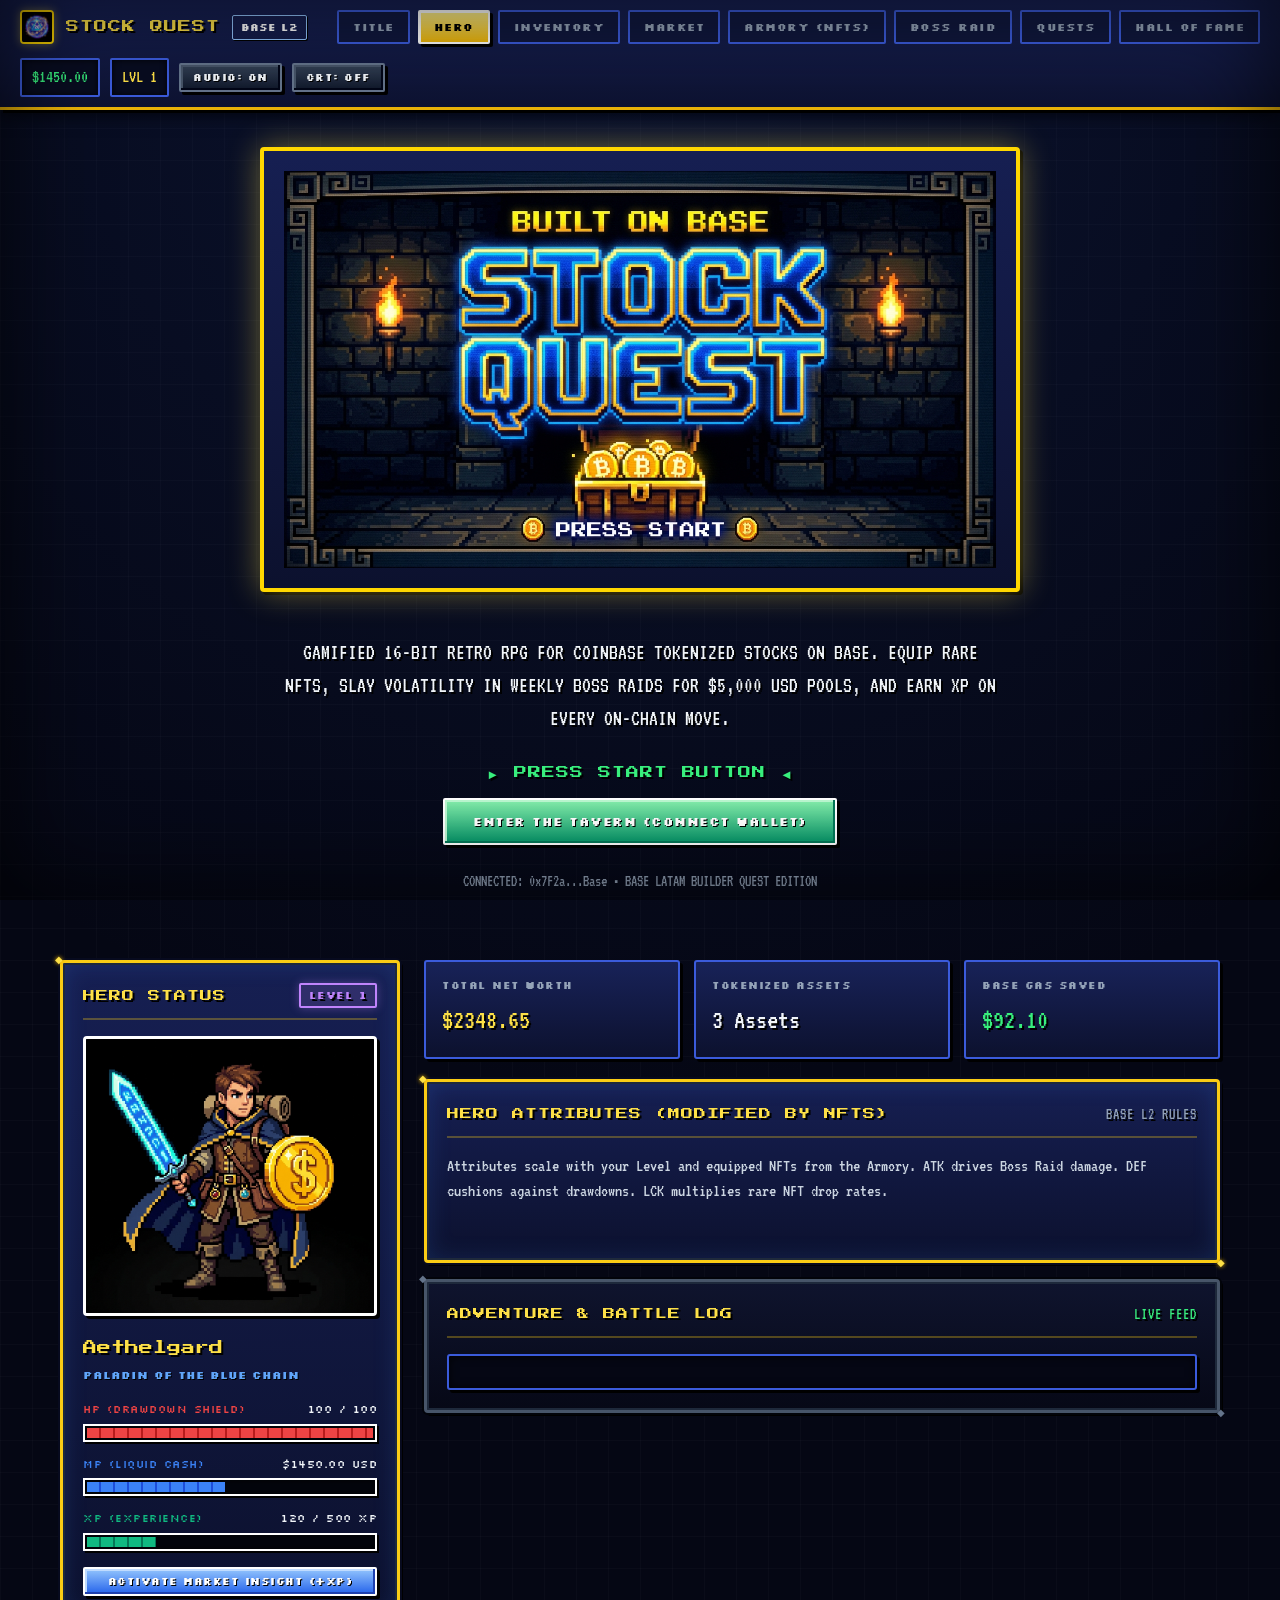
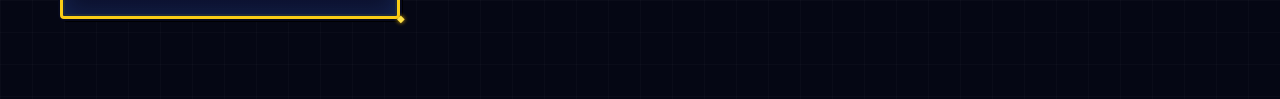
<file: index.html>
<!DOCTYPE html>
<html lang="en">
<head>
  <meta charset="UTF-8">
  <meta name="viewport" content="width=device-width, initial-scale=1.0">
  <title>Stock Quest - 16-Bit Retro RPG Trading on Base</title>
  <meta name="description" content="Gamified 16-bit Retro RPG Trading Dashboard for Coinbase Tokenized Stocks on Base Network. Equip NFT gear, raid weekly market bosses for $5,000 USD prizes, and track on-chain equities.">
  <link rel="stylesheet" href="css/tokens.css">
  <link rel="stylesheet" href="css/components.css">
  <link rel="stylesheet" href="css/screens.css">
</head>
<body>

  <!-- Retro Vignette & CRT (Disabled by default for comfort) -->
  <div class="scanlines"></div>
  <div class="vignette"></div>

  <!-- Toast Notification Container -->
  <div id="toast-container"></div>

  <!-- Persistent Top Navigation Bar -->
  <header class="top-nav">
    <div class="nav-brand">
      <img src="assets/d20.jpg" alt="Stock Quest Rune" class="nav-logo-icon">
      <span class="nav-title">STOCK QUEST</span>
      <span class="nav-network-tag">BASE L2</span>
    </div>

    <nav class="nav-links">
      <button class="nav-btn" data-screen="title">TITLE</button>
      <button class="nav-btn active" data-screen="character">HERO</button>
      <button class="nav-btn" data-screen="inventory">INVENTORY</button>
      <button class="nav-btn" data-screen="market">MARKET</button>
      <button class="nav-btn" data-screen="armory">ARMORY (NFTS)</button>
      <button class="nav-btn" data-screen="bossraid">BOSS RAID</button>
      <button class="nav-btn" data-screen="quests">QUESTS</button>
      <button class="nav-btn" data-screen="leaderboard">HALL OF FAME</button>
    </nav>

    <div class="nav-wallet-box">
      <span class="wallet-badge" id="nav-cash-val">$1,450.00</span>
      <span class="wallet-badge" id="nav-lvl-val" style="color:var(--text-gold);">LVL 1</span>
      <button class="pixel-btn sm btn-dark" id="toggle-sound">AUDIO: ON</button>
      <button class="pixel-btn sm btn-dark" id="toggle-crt">CRT: OFF</button>
    </div>
  </header>

  <main>
    <!-- ================= SCREEN 1: TITLE SCREEN ================= -->
    <section id="screen-title" class="screen">
      <div class="title-card-hero rpg-frame">
        <img src="assets/title.jpg" alt="Stock Quest 16-bit Banner" class="title-banner-img">
      </div>

      <p class="title-tagline">
        GAMIFIED 16-BIT RETRO RPG FOR COINBASE TOKENIZED STOCKS ON BASE.
        EQUIP RARE NFTS, SLAY VOLATILITY IN WEEKLY BOSS RAIDS FOR $5,000 USD POOLS, AND EARN XP ON EVERY ON-CHAIN MOVE.
      </p>

      <div class="title-action-box">
        <div class="press-start-anim">► PRESS START BUTTON ◄</div>
        <button id="btn-press-start" class="pixel-btn btn-green" style="font-size:12px; padding: 14px 28px;">
          ENTER THE TAVERN (CONNECT WALLET)
        </button>
        <div style="font-size:16px; font-family:var(--font-dialogue); color:var(--text-dim); margin-top:8px;">
          CONNECTED: 0x7F2a...Base • BASE LATAM BUILDER QUEST EDITION
        </div>
      </div>
    </section>

    <!-- ================= SCREEN 2: HERO CHARACTER SHEET (HUB) ================= -->
    <section id="screen-character" class="screen active">
      <div class="char-layout">
        
        <!-- Left Column: Hero Sprite & Meters -->
        <div class="rpg-frame">
          <div class="rpg-header">
            <span>HERO STATUS</span>
            <span class="badge-rarity epic" id="char-level-badge">LEVEL 1</span>
          </div>

          <img src="assets/hero.jpg" alt="Hero Adventurer Sprite" class="char-hero-portrait">

          <div class="char-name-title" id="char-name">Aethelgard</div>
          <div class="char-class-tag" id="char-class">Paladin of the Blue Chain</div>

          <!-- Meters -->
          <div class="meter-container meter-hp">
            <div class="meter-label">
              <span style="color:#ef4444;">HP (DRAWDOWN SHIELD)</span>
              <span id="char-hp-text">100 / 100</span>
            </div>
            <div class="meter-track">
              <div class="meter-fill" id="char-hp-fill" style="width: 100%;"></div>
            </div>
          </div>

          <div class="meter-container meter-mp">
            <div class="meter-label">
              <span style="color:#3b82f6;">MP (LIQUID CASH)</span>
              <span id="char-mp-text">$1,450.00 USD</span>
            </div>
            <div class="meter-track">
              <div class="meter-fill" id="char-mp-fill" style="width: 50%;"></div>
            </div>
          </div>

          <div class="meter-container meter-xp">
            <div class="meter-label">
              <span style="color:#10b981;">XP (EXPERIENCE)</span>
              <span id="char-xp-text">120 / 500 XP</span>
            </div>
            <div class="meter-track">
              <div class="meter-fill" id="char-xp-fill" style="width: 24%;"></div>
            </div>
          </div>

          <div style="margin-top:16px;">
            <button class="pixel-btn btn-blue sm" id="btn-roll-solo-dice" style="width:100%;">
              ACTIVATE MARKET INSIGHT (+XP)
            </button>
          </div>
        </div>

        <!-- Right Column: Hero Attributes & Overview -->
        <div>
          <!-- Financial Overview Cards -->
          <div class="overview-grid">
            <div class="overview-stat-card">
              <div class="overview-stat-label">TOTAL NET WORTH</div>
              <div class="overview-stat-val" id="overview-networth" style="color:var(--text-gold);">$2,125.75</div>
            </div>
            <div class="overview-stat-card">
              <div class="overview-stat-label">TOKENIZED ASSETS</div>
              <div class="overview-stat-val" id="overview-holdings-count">3 Assets</div>
            </div>
            <div class="overview-stat-card">
              <div class="overview-stat-label">BASE GAS SAVED</div>
              <div class="overview-stat-val" id="overview-gas-saved" style="color:var(--text-cyan);">$92.10</div>
            </div>
          </div>

          <!-- Hero Attributes -->
          <div class="rpg-frame">
            <div class="rpg-header">
              <span>HERO ATTRIBUTES (MODIFIED BY NFTS)</span>
              <span style="font-size:16px; font-family:var(--font-dialogue); color:var(--text-dim);">BASE L2 RULES</span>
            </div>
            <p style="font-family:var(--font-dialogue); font-size:18px; color:#cbd5e1; margin-bottom:12px; line-height:1.4;">
              Attributes scale with your Level and equipped NFTs from the Armory. ATK drives Boss Raid damage. DEF cushions against drawdowns. LCK multiplies rare NFT drop rates.
            </p>
            <div class="dnd-stats-grid" id="dnd-stats-container">
              <!-- Dynamically populated by JS -->
            </div>
          </div>

          <!-- Adventure & Battle Log -->
          <div class="rpg-frame dark" style="margin-top:16px;">
            <div class="rpg-header">
              <span>ADVENTURE & BATTLE LOG</span>
              <span style="font-size:16px; font-family:var(--font-dialogue); color:var(--text-cyan);">LIVE FEED</span>
            </div>
            <div class="combat-log-container" id="combat-log-content">
              <!-- Dynamically populated by JS -->
            </div>
          </div>

        </div>

      </div>
    </section>

    <!-- ================= SCREEN 3: INVENTORY (ON-CHAIN TRACKING) ================= -->
    <section id="screen-inventory" class="screen">
      <div class="rpg-frame" style="margin-bottom:20px;">
        <div class="rpg-header">
          <span>ON-CHAIN STOCKS & EQUIPMENT INVENTORY</span>
          <span style="font-size:16px; font-family:var(--font-dialogue); color:var(--text-gold);">COINBASE ASSETS ON BASE</span>
        </div>
        <p style="font-family:var(--font-dialogue); font-size:20px; color:#cbd5e1; line-height:1.4; margin-bottom:12px;">
          Your tokenized equities on Base Network with institutional-grade tracking: direct BaseScan links, gas fee savings, real-time 24h volume, and sector allocation breakdown.
        </p>
        <div id="inventory-gas-banner" style="background:#070a1a; padding:12px 16px; border:1px solid #3b5bdb; border-radius:4px; font-family:var(--font-dialogue); font-size:19px;"></div>
      </div>

      <!-- Sector Allocation Bars -->
      <div class="rpg-frame dark" style="margin-bottom:20px;">
        <div class="rpg-header" style="font-size:10px; margin-bottom:12px;">
          <span>PORTFOLIO SECTOR ALLOCATION</span>
          <span style="font-size:16px; font-family:var(--font-dialogue); color:var(--text-cyan);">DIVERSIFICATION METER</span>
        </div>
        <div id="inventory-sector-bar"></div>
      </div>

      <div class="stock-grid" id="inventory-grid">
        <!-- Dynamically populated by JS -->
      </div>
    </section>

    <!-- ================= SCREEN 4: MARKET / ITEM SHOP ================= -->
    <section id="screen-market" class="screen">
      <div class="shop-layout">
        
        <!-- Shopkeeper NPC Panel -->
        <div class="rpg-frame">
          <div class="rpg-header">
            <span>TAVERN MERCHANT</span>
          </div>
          <img src="assets/shopkeeper.jpg" alt="Shopkeeper NPC Sprite" class="shopkeeper-img">
          
          <div class="npc-dialog-box">
            <div class="npc-dialog-title">Master Barnaby says:</div>
            <div class="npc-dialog-text">
              "Welcome, adventurer! Browse my finest Coinbase Tokenized Stocks on Base. Every trade gives you a chance to trigger rare NFT loot chest drops, scaled by your Luck stat!"
              <span class="blinking-cursor"></span>
            </div>
          </div>

          <div style="font-family:var(--font-dialogue); font-size:18px; color:var(--text-dim); line-height:1.4;">
            • Instant settlement on Base L2<br>
            • Backed 1:1 by real stock shares<br>
            • High LCK unlocks Mythic NFT loot drops
          </div>
        </div>

        <!-- Catalog & Stocks Grid -->
        <div>
          <div class="shop-filter-tabs">
            <button class="pixel-btn sm btn-dark market-tab active" data-filter="all">ALL STOCKS</button>
            <button class="pixel-btn sm btn-dark market-tab" data-filter="tech">MEGA TECH</button>
            <button class="pixel-btn sm btn-dark market-tab" data-filter="finance">FINANCE & CRYPTO</button>
            <button class="pixel-btn sm btn-dark market-tab" data-filter="index">INDEX ETF</button>
          </div>

          <div class="stock-grid" id="market-grid">
            <!-- Dynamically populated by JS -->
          </div>
        </div>

      </div>
    </section>

    <!-- ================= SCREEN 7: ARMORY & NFTS ================= -->
    <section id="screen-armory" class="screen">
      <div class="rpg-frame" style="margin-bottom:20px;">
        <div class="rpg-header">
          <span>THE BASE ARMORY (EQUIPPABLE NFTS)</span>
          <span style="font-size:16px; font-family:var(--font-dialogue); color:var(--text-gold);">ERC-721 RELICS</span>
        </div>
        <p style="font-family:var(--font-dialogue); font-size:20px; color:#cbd5e1; line-height:1.4;">
          Equip rare, epic, and mythic NFT items to supercharge your hero attributes. Equipped items increase your Boss Raid damage, reduce Base trading fees, and boost critical strike chances.
        </p>
      </div>

      <!-- 4 Active Equipment Slots -->
      <div style="margin-bottom:24px;">
        <div class="rpg-header" style="font-size:11px; margin-bottom:12px;">
          <span>ACTIVE EQUIPMENT SLOTS</span>
          <span style="font-size:16px; font-family:var(--font-dialogue); color:var(--text-cyan);">LIVE STAT BOOSTERS</span>
        </div>
        <div style="display:grid; grid-template-columns:repeat(auto-fit, minmax(220px, 1fr)); gap:16px;" id="armory-slots-grid">
          <!-- Dynamically populated by JS -->
        </div>
      </div>

      <!-- NFT Vault (Owned items) -->
      <div>
        <div class="rpg-header" style="font-size:11px; margin-bottom:12px;">
          <span>YOUR NFT VAULT (LOOT COLLECTION)</span>
          <span style="font-size:16px; font-family:var(--font-dialogue); color:var(--text-dim);">DROP CHANCES DEPEND ON LUCK</span>
        </div>
        <div style="display:grid; grid-template-columns:repeat(auto-fill, minmax(280px, 1fr)); gap:18px;" id="armory-vault-grid">
          <!-- Dynamically populated by JS -->
        </div>
      </div>
    </section>

    <!-- ================= SCREEN 8: BOSS RAID ================= -->
    <section id="screen-bossraid" class="screen">
      <div class="rpg-frame" style="margin-bottom:20px;">
        <div class="rpg-header">
          <span>WEEKLY MARKET BOSS RAID</span>
          <span style="font-size:16px; font-family:var(--font-dialogue); color:var(--text-danger);">$5,000 USD PRIZE POOL</span>
        </div>
        <p style="font-family:var(--font-dialogue); font-size:20px; color:#cbd5e1; line-height:1.4;">
          Unite with all Base adventurers to defeat the Volatility Dragon! Strike the dragon using your hero's ATK stat and on-chain trading volume to claim your proportional share of the $5,000 USD Prize Pool.
        </p>
      </div>

      <!-- Boss Arena Banner & Stats -->
      <div class="shop-layout">
        <div class="rpg-frame" style="border-color:#ef4444; text-align:center;">
          <div class="rpg-header" style="color:var(--text-danger);">
            <span>SCOURGE OF THE BEAR</span>
          </div>
          <img src="assets/boss.jpg" alt="The Volatility Dragon" style="width:100%; height:280px; object-fit:cover; border:2px solid #ef4444; border-radius:4px; margin-bottom:14px;">
          
          <div style="font-family:var(--font-title); font-size:14px; color:var(--text-danger); margin-bottom:6px;">
            THE VOLATILITY DRAGON
          </div>
          <div style="font-family:var(--font-dialogue); font-size:18px; color:var(--text-gold); margin-bottom:14px;">
            Prize Pool: $5,000.00 USD on Base
          </div>

          <!-- Boss HP Bar -->
          <div class="meter-container meter-hp">
            <div class="meter-label">
              <span style="color:#ef4444;">BOSS HEALTH</span>
              <span id="boss-hp-text">68,450 / 100,000 HP</span>
            </div>
            <div class="meter-track">
              <div class="meter-fill" id="boss-hp-fill" style="width: 68%;"></div>
            </div>
          </div>

          <button id="btn-attack-boss" class="pixel-btn btn-danger" style="width:100%; margin-top:10px; font-size:11px; padding:12px;">
            ATTACK WITH HERO ATK & VOLUME!
          </button>
        </div>

        <!-- My Raid Contribution & Top Raiders -->
        <div>
          <div class="overview-grid" style="margin-bottom:16px;">
            <div class="overview-stat-card">
              <div class="overview-stat-label">YOUR TOTAL RAID DAMAGE</div>
              <div class="overview-stat-val" id="raid-my-damage" style="color:var(--text-danger);">1,420 DMG</div>
            </div>
            <div class="overview-stat-card">
              <div class="overview-stat-label">ESTIMATED PRIZE SHARE</div>
              <div class="overview-stat-val" id="raid-my-share" style="color:var(--text-gold);">$142.50 USD</div>
            </div>
          </div>

          <div class="rpg-frame dark">
            <div class="rpg-header" style="font-size:10px;">
              <span>TOP BASE RAIDERS LEADERBOARD</span>
              <span style="font-size:16px; font-family:var(--font-dialogue); color:var(--text-cyan);">LIVE POOL SHARES</span>
            </div>
            <table class="arcade-table">
              <thead>
                <tr>
                  <th>RANK</th>
                  <th>RAIDER</th>
                  <th>TOTAL DMG</th>
                  <th>POOL SHARE</th>
                  <th style="text-align:right;">EST. USDC</th>
                </tr>
              </thead>
              <tbody id="boss-raiders-tbody">
                <!-- Dynamically populated by JS -->
              </tbody>
            </table>
          </div>
        </div>

      </div>
    </section>

    <!-- ================= SCREEN 5: QUEST BOARD ================= -->
    <section id="screen-quests" class="screen">
      <div class="rpg-frame" style="margin-bottom:20px;">
        <div class="rpg-header">
          <span>BASE BUILDER QUEST BOARD</span>
          <span style="font-size:16px; font-family:var(--font-dialogue); color:var(--text-cyan);">ACTIVE BOUNTIES</span>
        </div>
        <p style="font-family:var(--font-dialogue); font-size:20px; color:#cbd5e1; line-height:1.4;">
          Complete tactical trading objectives to earn gold, unlock rare achievements, and level up your hero on Base Network!
        </p>
      </div>

      <div class="quests-grid" id="quests-grid">
        <!-- Dynamically populated by JS -->
      </div>
    </section>

    <!-- ================= SCREEN 6: LEADERBOARD ================= -->
    <section id="screen-leaderboard" class="screen">
      <div class="rpg-frame">
        <div class="rpg-header">
          <span>BASE NETWORK HALL OF FAME</span>
          <span style="font-size:16px; font-family:var(--font-dialogue); color:var(--text-gold);">TOP TRADER ADVENTURERS</span>
        </div>

        <table class="arcade-table">
          <thead>
            <tr>
              <th>RANK</th>
              <th>HERO</th>
              <th>CLASS</th>
              <th>LEVEL</th>
              <th style="text-align:right;">NET WORTH (USD)</th>
              <th style="text-align:right;">WIN RATE</th>
            </tr>
          </thead>
          <tbody id="leaderboard-tbody">
            <!-- Dynamically populated by JS -->
          </tbody>
        </table>
      </div>
    </section>
  </main>

  <!-- ================= ORDER EXECUTION MODAL ================= -->
  <div id="buy-modal" class="modal-backdrop hidden">
    <div class="modal-card rpg-frame glow-gold">
      <div class="rpg-header">
        <span>ACTION RESOLUTION CHECK</span>
        <button id="modal-btn-cancel" class="pixel-btn sm btn-danger">X</button>
      </div>

      <div style="text-align:center; margin: 12px 0;">
        <div class="d20-dice-wrapper" id="modal-d20-dice">
          <img src="assets/d20.jpg" alt="Rune of Fortune" class="d20-dice-img">
        </div>
      </div>

      <div style="background:var(--bg-panel-dark); border:2px solid #3b5bdb; padding:14px; margin-bottom:14px; border-radius:4px; font-family:var(--font-dialogue);">
        <div style="display:flex; justify-content:space-between; margin-bottom:4px; font-size:18px;">
          <span style="color:var(--text-dim);">TARGET ASSET:</span>
          <span id="modal-stock-ticker" style="color:var(--text-gold);">AAPL</span>
        </div>
        <div style="display:flex; justify-content:space-between; margin-bottom:4px; font-size:18px;">
          <span style="color:var(--text-dim);">PRICE PER SHARE:</span>
          <span id="modal-stock-price">$198.50</span>
        </div>
        <div style="display:flex; justify-content:space-between; align-items:center; margin-bottom:4px; font-size:18px;">
          <span style="color:var(--text-dim);">QUANTITY:</span>
          <input type="number" id="buy-shares-qty" value="1.0" min="0.1" step="0.5" style="width:80px; background:#000; color:#fff; border:2px solid #3b5bdb; font-family:var(--font-dialogue); font-size:18px; padding:4px; text-align:center;">
        </div>
        <div style="display:flex; justify-content:space-between; border-top:1px dashed #3b5bdb; padding-top:8px; margin-top:8px; font-size:20px;">
          <span style="color:var(--text-cyan);">ESTIMATED TOTAL:</span>
          <span id="modal-stock-total" style="color:var(--text-cyan); font-weight:bold;">$198.50 USD</span>
        </div>
      </div>

      <div id="modal-roll-result" class="rpg-frame dark" style="display:none; margin-bottom:14px;">
        <div id="modal-roll-text"></div>
      </div>

      <button id="modal-btn-execute" class="pixel-btn btn-green" style="width:100%; font-size:11px; padding:12px;">
        EXECUTE ORDER ON BASE
      </button>
    </div>
  </div>

  <!-- ================= LOOT DROP CHEST MODAL ================= -->
  <div id="loot-modal" class="modal-backdrop hidden">
    <div class="modal-card rpg-frame glow-gold" style="text-align:center; max-width:480px;">
      <div class="rpg-header" style="justify-content:center; color:var(--text-gold);">
        <span>MYTHIC LOOT DROP!</span>
      </div>

      <img src="assets/chest.jpg" alt="Loot Chest" style="width:180px; height:180px; object-fit:contain; margin:10px auto; border-radius:8px;">

      <div id="loot-item-details" style="background:#070a1a; padding:14px; border:2px solid #facc15; border-radius:4px; margin-bottom:16px;">
        <!-- Dynamically populated by JS -->
      </div>

      <button id="btn-close-loot" class="pixel-btn btn-green" style="width:100%; font-size:11px; padding:12px;">
        EQUIP IN ARMORY
      </button>
    </div>
  </div>

  <!-- Scripts -->
  <script src="js/audio.js"></script>
  <script src="js/data.js"></script>
  <script src="js/engine.js"></script>
  <script src="js/app.js"></script>
</body>
</html>
</file>
<file: css/tokens.css>
/* Stock Quest - Authentic 16-Bit JRPG Design System */
@import url('https://fonts.googleapis.com/css2?family=Press+Start+2P&family=Silkscreen:wght@400;700&family=VT323&display=swap');

:root {
  /* SNES / Final Fantasy VI Deep Crystal Palette */
  --bg-deep: #050714;
  --bg-main: #0a0e27;
  --bg-panel: #10163a;
  --bg-panel-gradient: linear-gradient(180deg, #161f52 0%, #0c112e 100%);
  --bg-panel-dark: #080b1e;
  --bg-panel-card: linear-gradient(180deg, #182258 0%, #0e1436 100%);

  /* Royal Gold & Trim */
  --gold-primary: #ffd700;
  --gold-light: #fff275;
  --gold-dark: #b8860b;
  --border-gold-ornate: #eab308;
  --border-snes-blue: #3b5bdb;

  /* Vibrant RPG Palette */
  --text-pure: #ffffff;
  --text-main: #f1f5f9;
  --text-gold: #fde047;
  --text-cyan: #38ef7d;
  --text-blue: #60a5fa;
  --text-danger: #ff4d4d;
  --text-purple: #c084fc;
  --text-dim: #94a3b8;

  /* Rarity Glows */
  --rarity-common: #94a3b8;
  --rarity-rare: #38bdf8;
  --rarity-epic: #c084fc;
  --rarity-legendary: #fbbf24;

  /* Meters */
  --hp-red: #ef4444;
  --mp-blue: #3b82f6;
  --xp-green: #10b981;

  /* Authentic Retro Typography:
     - Titles: Press Start 2P (Big, bold arcade style)
     - Headers & Labels: Silkscreen (Clean geometric pixel art font)
     - Dialogue, Descriptions & Numbers: VT323 (Crisp retro JRPG terminal font, zero blur, large & legible)
  */
  --font-title: 'Press Start 2P', cursive;
  --font-pixel: 'Silkscreen', monospace;
  --font-dialogue: 'VT323', monospace;

  /* Retro Pixel Shadows */
  --pixel-shadow: 3px 3px 0px #000000;
  --gold-glow: 0 0 16px rgba(251, 191, 36, 0.4);
}

* {
  box-sizing: border-box;
  margin: 0;
  padding: 0;
}

body {
  background-color: var(--bg-deep);
  background-image: 
    radial-gradient(circle at 50% 0%, rgba(30, 58, 138, 0.25) 0%, transparent 60%),
    linear-gradient(rgba(255, 255, 255, 0.02) 1px, transparent 1px),
    linear-gradient(90deg, rgba(255, 255, 255, 0.02) 1px, transparent 1px);
  background-size: 100% 100%, 32px 32px, 32px 32px;
  color: var(--text-main);
  font-family: var(--font-pixel);
  font-size: 13px;
  line-height: 1.5;
  min-height: 100vh;
  overflow-x: hidden;
}

/* Subtle Retro Vignette */
.vignette {
  pointer-events: none;
  position: fixed;
  top: 0;
  left: 0;
  width: 100vw;
  height: 100vh;
  z-index: 9998;
  box-shadow: inset 0 0 100px rgba(0, 0, 0, 0.75);
}

.scanlines {
  display: none;
  pointer-events: none;
  position: fixed;
  top: 0;
  left: 0;
  width: 100vw;
  height: 100vh;
  z-index: 9999;
  background: linear-gradient(rgba(18, 16, 16, 0) 50%, rgba(0, 0, 0, 0.25) 50%);
  background-size: 100% 4px;
}
</file>
<file: css/components.css>
/* Stock Quest - Authentic 16-Bit JRPG Visual Components */

/* --- Classic SNES Crystal Dialogue / Menu Frame --- */
.rpg-frame {
  background: var(--bg-panel-gradient);
  border: 3px solid #facc15;
  border-radius: 4px;
  box-shadow: 
    0 0 0 2px #070a1e,
    inset 0 0 0 2px #1e293b,
    inset 0 0 24px rgba(59, 130, 246, 0.2),
    var(--pixel-shadow);
  padding: 20px;
  position: relative;
}

.rpg-frame::before {
  content: '◆';
  position: absolute;
  top: -8px;
  left: -8px;
  font-size: 10px;
  color: #fde047;
  text-shadow: 0 0 4px #eab308;
  line-height: 1;
}

.rpg-frame::after {
  content: '◆';
  position: absolute;
  bottom: -8px;
  right: -8px;
  font-size: 10px;
  color: #fde047;
  text-shadow: 0 0 4px #eab308;
  line-height: 1;
}

.rpg-frame.dark {
  background: linear-gradient(180deg, #0f142e 0%, #060816 100%);
  border-color: #475569;
  box-shadow: 
    0 0 0 2px #02040a,
    inset 0 0 0 2px #1e293b,
    var(--pixel-shadow);
}

.rpg-frame.dark::before,
.rpg-frame.dark::after {
  color: #64748b;
  text-shadow: none;
}

.rpg-frame.glow-gold {
  border-color: #fde047;
  box-shadow: 
    0 0 0 2px #070a1e,
    0 0 20px rgba(253, 224, 71, 0.4),
    var(--pixel-shadow);
}

/* Header within frame */
.rpg-header {
  font-family: var(--font-title);
  color: var(--text-gold);
  font-size: 12px;
  letter-spacing: 1px;
  text-transform: uppercase;
  margin-bottom: 16px;
  padding-bottom: 10px;
  border-bottom: 2px solid rgba(250, 204, 21, 0.3);
  display: flex;
  align-items: center;
  justify-content: space-between;
  flex-wrap: wrap;
  gap: 8px;
  text-shadow: 2px 2px 0px #000;
}

/* --- Tactile 16-Bit Arcade Buttons --- */
.pixel-btn {
  display: inline-flex;
  align-items: center;
  justify-content: center;
  gap: 8px;
  font-family: var(--font-pixel);
  font-size: 11px;
  font-weight: 700;
  color: #000000;
  background: linear-gradient(180deg, #fef08a 0%, #eab308 100%);
  border: 2px solid #ffffff;
  border-radius: 2px;
  box-shadow: 
    inset -2px -2px 0px 0px #a16207,
    inset 2px 2px 0px 0px #fef9c3,
    var(--pixel-shadow);
  padding: 10px 18px;
  cursor: pointer;
  text-transform: uppercase;
  text-decoration: none;
  letter-spacing: 0.5px;
  transition: transform 0.05s ease, filter 0.1s ease;
}

.pixel-btn:hover {
  filter: brightness(1.2);
  transform: translateY(-2px);
  box-shadow: 
    inset -2px -2px 0px 0px #a16207,
    inset 2px 2px 0px 0px #fef9c3,
    0 4px 12px rgba(250, 204, 21, 0.4);
}

.pixel-btn:active {
  transform: translateY(2px);
  box-shadow: 
    inset 2px 2px 0px 0px #a16207;
}

.pixel-btn.btn-blue {
  background: linear-gradient(180deg, #93c5fd 0%, #2563eb 100%);
  color: #ffffff;
  text-shadow: 1px 1px 0 #000;
  box-shadow: 
    inset -2px -2px 0px 0px #1e40af,
    inset 2px 2px 0px 0px #bfdbfe,
    var(--pixel-shadow);
}

.pixel-btn.btn-green {
  background: linear-gradient(180deg, #86efac 0%, #059669 100%);
  color: #ffffff;
  text-shadow: 1px 1px 0 #000;
  box-shadow: 
    inset -2px -2px 0px 0px #047857,
    inset 2px 2px 0px 0px #bbf7d0,
    var(--pixel-shadow);
}

.pixel-btn.btn-danger {
  background: linear-gradient(180deg, #fca5a5 0%, #dc2626 100%);
  color: #ffffff;
  text-shadow: 1px 1px 0 #000;
  box-shadow: 
    inset -2px -2px 0px 0px #991b1b,
    inset 2px 2px 0px 0px #fee2e2,
    var(--pixel-shadow);
}

.pixel-btn.btn-dark {
  background: linear-gradient(180deg, #334155 0%, #0f172a 100%);
  color: #f1f5f9;
  border-color: #64748b;
  text-shadow: 1px 1px 0 #000;
  box-shadow: 
    inset -2px -2px 0px 0px #020617,
    inset 2px 2px 0px 0px #475569,
    var(--pixel-shadow);
}

.pixel-btn.sm {
  font-size: 10px;
  padding: 6px 12px;
}

/* --- Segmented Retro Health / Mana / XP Bars --- */
.meter-container {
  margin-bottom: 14px;
}

.meter-label {
  display: flex;
  justify-content: space-between;
  font-size: 11px;
  font-family: var(--font-pixel);
  margin-bottom: 6px;
  letter-spacing: 0.5px;
}

.meter-track {
  height: 18px;
  background-color: #03050c;
  border: 2px solid #ffffff;
  box-shadow: 
    inset 0 0 6px rgba(0, 0, 0, 0.9),
    2px 2px 0px #000;
  padding: 2px;
  position: relative;
  overflow: hidden;
}

.meter-fill {
  height: 100%;
  transition: width 0.3s steps(12);
}

.meter-hp .meter-fill {
  background: repeating-linear-gradient(
    90deg,
    #ef4444,
    #ef4444 12px,
    #b91c1c 12px,
    #b91c1c 14px
  );
}

.meter-mp .meter-fill {
  background: repeating-linear-gradient(
    90deg,
    #3b82f6,
    #3b82f6 12px,
    #1d4ed8 12px,
    #1d4ed8 14px
  );
}

.meter-xp .meter-fill {
  background: repeating-linear-gradient(
    90deg,
    #10b981,
    #10b981 12px,
    #047857 12px,
    #047857 14px
  );
}

/* --- Rarity Badges (Jewel style) --- */
.badge-rarity {
  font-family: var(--font-pixel);
  font-size: 10px;
  padding: 3px 8px;
  border: 2px solid currentColor;
  border-radius: 2px;
  text-transform: uppercase;
  font-weight: 700;
  display: inline-block;
  letter-spacing: 0.5px;
}

.badge-rarity.common {
  color: var(--rarity-common);
  border-color: var(--rarity-common);
  background: rgba(148, 163, 184, 0.15);
}

.badge-rarity.rare {
  color: var(--rarity-rare);
  border-color: var(--rarity-rare);
  background: rgba(56, 189, 248, 0.15);
  box-shadow: 0 0 8px rgba(56, 189, 248, 0.3);
}

.badge-rarity.epic {
  color: var(--rarity-epic);
  border-color: var(--rarity-epic);
  background: rgba(192, 132, 252, 0.15);
  box-shadow: 0 0 10px rgba(192, 132, 252, 0.35);
}

.badge-rarity.legendary {
  color: var(--rarity-legendary);
  border-color: var(--rarity-legendary);
  background: rgba(251, 191, 36, 0.2);
  box-shadow: 0 0 14px rgba(251, 191, 36, 0.5);
  animation: pulse-gem 1.8s infinite;
}

@keyframes pulse-gem {
  0%, 100% { box-shadow: 0 0 6px rgba(251, 191, 36, 0.4); }
  50% { box-shadow: 0 0 18px rgba(251, 191, 36, 0.8); }
}

/* --- Modal Overlay --- */
.modal-backdrop {
  position: fixed;
  inset: 0;
  background: rgba(4, 6, 17, 0.9);
  backdrop-filter: blur(2px);
  display: flex;
  align-items: center;
  justify-content: center;
  z-index: 9000;
  padding: 20px;
}

.modal-backdrop.hidden {
  display: none;
}

.modal-card {
  max-width: 540px;
  width: 100%;
  animation: pop-in 0.2s cubic-bezier(0.175, 0.885, 0.32, 1.275);
}

@keyframes pop-in {
  from { transform: scale(0.9); opacity: 0; }
  to { transform: scale(1); opacity: 1; }
}

/* --- Toast Notification (Retro Banner) --- */
#toast-container {
  position: fixed;
  top: 24px;
  right: 24px;
  display: flex;
  flex-direction: column;
  gap: 10px;
  z-index: 10000;
}

.toast {
  background: linear-gradient(180deg, #182258 0%, #0c112e 100%);
  border: 2px solid var(--gold-primary);
  box-shadow: 0 8px 24px rgba(0, 0, 0, 0.6), var(--pixel-shadow);
  padding: 12px 18px;
  color: var(--text-main);
  font-family: var(--font-pixel);
  font-size: 11px;
  max-width: 420px;
  display: flex;
  align-items: center;
  gap: 12px;
  animation: slide-in 0.3s ease-out;
}

@keyframes slide-in {
  from { transform: translateX(100%); opacity: 0; }
  to { transform: translateX(0); opacity: 1; }
}

.toast.toast-crit {
  border-color: #fef08a;
  background: linear-gradient(180deg, #422006 0%, #1a0b02 100%);
  color: #fef08a;
  box-shadow: 0 0 16px rgba(254, 240, 138, 0.4);
}

.toast.toast-fail {
  border-color: #fca5a5;
  background: linear-gradient(180deg, #450a0a 0%, #1c0303 100%);
  color: #fecaca;
}

.toast.toast-xp {
  border-color: #86efac;
  background: linear-gradient(180deg, #064e3b 0%, #022c22 100%);
  color: #bbf7d0;
}

/* --- Dialogue Box (Final Fantasy SNES Style) --- */
.npc-dialog-box {
  background: linear-gradient(180deg, #182463 0%, #0a0e28 100%);
  border: 3px solid #ffffff;
  box-shadow: 
    inset 0 0 0 2px #3b5bdb,
    0 4px 16px rgba(0, 0, 0, 0.6),
    var(--pixel-shadow);
  border-radius: 4px;
  padding: 16px 20px;
  margin-bottom: 16px;
  position: relative;
}

.npc-dialog-title {
  font-family: var(--font-title);
  color: var(--text-gold);
  font-size: 11px;
  margin-bottom: 8px;
  text-shadow: 2px 2px 0 #000;
}

.npc-dialog-text {
  font-family: var(--font-dialogue);
  font-size: 20px;
  line-height: 1.4;
  color: #ffffff;
  letter-spacing: 0.5px;
}

.blinking-cursor {
  display: inline-block;
  width: 10px;
  height: 16px;
  background-color: #fde047;
  margin-left: 6px;
  animation: blink 0.8s infinite;
  vertical-align: middle;
}

@keyframes blink {
  0%, 100% { opacity: 1; }
  50% { opacity: 0; }
}
</file>
<file: css/screens.css>
/* Stock Quest - Authentic 16-Bit JRPG Screen Layouts */

/* Top Navigation Bar */
.top-nav {
  position: sticky;
  top: 0;
  z-index: 5000;
  background: linear-gradient(180deg, #182258 0%, #0d1230 100%);
  border-bottom: 3px solid var(--border-gold-ornate);
  box-shadow: 0 4px 16px rgba(0, 0, 0, 0.7), var(--pixel-shadow);
  padding: 10px 20px;
  display: flex;
  align-items: center;
  justify-content: space-between;
  flex-wrap: wrap;
  gap: 14px;
}

.nav-brand {
  display: flex;
  align-items: center;
  gap: 12px;
}

.nav-logo-icon {
  width: 34px;
  height: 34px;
  border: 2px solid var(--gold-primary);
  border-radius: 4px;
  box-shadow: 0 0 10px rgba(253, 224, 71, 0.4);
}

.nav-title {
  font-family: var(--font-title);
  color: var(--text-gold);
  font-size: 13px;
  letter-spacing: 1px;
  text-shadow: 2px 2px 0px #000;
}

.nav-network-tag {
  font-family: var(--font-pixel);
  font-size: 10px;
  font-weight: 700;
  background: var(--border-base-blue);
  color: #fff;
  padding: 4px 8px;
  border: 1px solid #93c5fd;
  border-radius: 2px;
  box-shadow: 1px 1px 0px #000;
}

.nav-links {
  display: flex;
  gap: 8px;
  flex-wrap: wrap;
}

.nav-btn {
  background: rgba(14, 20, 54, 0.6);
  border: 2px solid #3b5bdb;
  border-radius: 2px;
  color: var(--text-dim);
  font-family: var(--font-pixel);
  font-weight: 700;
  font-size: 11px;
  padding: 8px 14px;
  cursor: pointer;
  text-transform: uppercase;
  letter-spacing: 0.5px;
  transition: all 0.1s ease;
}

.nav-btn:hover {
  color: var(--text-main);
  background: #25368a;
  border-color: #60a5fa;
  transform: translateY(-1px);
}

.nav-btn.active {
  color: #000000;
  background: linear-gradient(180deg, #fef08a 0%, #eab308 100%);
  border-color: #ffffff;
  box-shadow: inset 1px 1px 0 #fff, var(--pixel-shadow);
}

.nav-wallet-box {
  display: flex;
  align-items: center;
  gap: 10px;
}

.wallet-badge {
  font-family: var(--font-dialogue);
  font-size: 18px;
  background-color: #080c20;
  border: 2px solid #3b5bdb;
  border-radius: 2px;
  padding: 4px 10px;
  color: var(--text-cyan);
  box-shadow: inset 0 0 6px rgba(0, 0, 0, 0.8);
}

/* Screen Wrapper */
.screen {
  display: none;
  padding: 30px 20px 80px 20px;
  max-width: 1200px;
  margin: 0 auto;
}

.screen.active {
  display: block;
  animation: fadeIn 0.2s ease-in;
}

@keyframes fadeIn {
  from { opacity: 0; transform: translateY(6px); }
  to { opacity: 1; transform: translateY(0); }
}

/* --- Screen 1: Title Screen --- */
#screen-title {
  min-height: calc(100vh - 80px);
  display: flex;
  flex-direction: column;
  align-items: center;
  justify-content: center;
  text-align: center;
  padding: 30px 20px;
}

.title-card-hero {
  max-width: 760px;
  width: 100%;
  margin-bottom: 24px;
  border: 4px solid var(--gold-primary);
  border-radius: 4px;
  box-shadow: 0 0 32px rgba(253, 224, 71, 0.4), var(--pixel-shadow);
  position: relative;
  overflow: hidden;
}

.title-banner-img {
  width: 100%;
  height: auto;
  display: block;
}

.title-tagline {
  color: var(--text-main);
  font-family: var(--font-dialogue);
  font-size: 22px;
  margin: 20px 0 28px 0;
  line-height: 1.5;
  max-width: 720px;
  text-shadow: 2px 2px 0px #000;
}

.title-action-box {
  display: flex;
  flex-direction: column;
  gap: 16px;
  align-items: center;
}

.press-start-anim {
  font-family: var(--font-title);
  animation: blink 1s infinite;
  color: var(--text-cyan);
  font-size: 13px;
  letter-spacing: 1px;
  text-shadow: 2px 2px 0px #000;
}

/* --- Screen 2: Hero Character Hub --- */
.char-layout {
  display: grid;
  grid-template-columns: 340px 1fr;
  gap: 24px;
}

@media (max-width: 860px) {
  .char-layout {
    grid-template-columns: 1fr;
  }
}

.char-hero-portrait {
  width: 100%;
  height: 280px;
  object-fit: cover;
  border: 3px solid #ffffff;
  border-radius: 4px;
  box-shadow: var(--pixel-shadow);
  margin-bottom: 16px;
  background-color: #000;
}

.char-name-title {
  font-family: var(--font-title);
  color: var(--text-gold);
  font-size: 14px;
  margin-bottom: 6px;
  text-shadow: 2px 2px 0 #000;
}

.char-class-tag {
  color: var(--text-blue);
  font-family: var(--font-pixel);
  font-size: 11px;
  font-weight: 700;
  margin-bottom: 18px;
  display: inline-block;
  text-shadow: 1px 1px 0 #000;
}

/* Hero Attributes Grid */
.dnd-stats-grid {
  display: grid;
  grid-template-columns: repeat(auto-fit, minmax(160px, 1fr));
  gap: 14px;
  margin: 18px 0;
}

.dnd-stat-box {
  background: linear-gradient(180deg, #182258 0%, #0c112e 100%);
  border: 2px solid #3b5bdb;
  border-radius: 3px;
  box-shadow: var(--pixel-shadow);
  padding: 14px;
  text-align: center;
  position: relative;
  transition: transform 0.1s ease, border-color 0.15s ease;
}

.dnd-stat-box:hover {
  transform: translateY(-2px);
  border-color: var(--gold-primary);
  box-shadow: 0 0 12px rgba(253, 224, 71, 0.3);
}

.dnd-stat-name {
  font-family: var(--font-pixel);
  font-size: 11px;
  font-weight: 700;
  color: var(--text-gold);
  text-transform: uppercase;
  margin-bottom: 6px;
  text-shadow: 1px 1px 0 #000;
}

.dnd-stat-value {
  font-family: var(--font-dialogue);
  font-size: 32px;
  color: #ffffff;
  text-shadow: 2px 2px 0px #000;
  line-height: 1;
}

.dnd-stat-mod {
  font-family: var(--font-pixel);
  font-size: 10px;
  font-weight: 700;
  color: var(--text-cyan);
  margin-top: 4px;
  margin-bottom: 6px;
}

.dnd-stat-desc {
  font-family: var(--font-dialogue);
  font-size: 17px;
  color: var(--text-dim);
  line-height: 1.3;
}

/* Financial Overview Cards */
.overview-grid {
  display: grid;
  grid-template-columns: repeat(auto-fit, minmax(200px, 1fr));
  gap: 14px;
  margin-bottom: 20px;
}

.overview-stat-card {
  background: linear-gradient(180deg, #182258 0%, #0c112e 100%);
  border: 2px solid #3b5bdb;
  border-radius: 3px;
  padding: 16px;
  box-shadow: var(--pixel-shadow);
}

.overview-stat-label {
  font-family: var(--font-pixel);
  font-size: 10px;
  font-weight: 700;
  color: var(--text-dim);
  text-transform: uppercase;
  letter-spacing: 0.5px;
  margin-bottom: 6px;
}

.overview-stat-val {
  font-family: var(--font-dialogue);
  font-size: 28px;
  color: var(--text-main);
  text-shadow: 2px 2px 0 #000;
}

/* --- Screen 3: Inventory Grid (Equipment Cards) --- */
.stock-grid {
  display: grid;
  grid-template-columns: repeat(auto-fill, minmax(280px, 1fr));
  gap: 20px;
}

.stock-card {
  background: var(--bg-panel-card);
  border: 2px solid #3b5bdb;
  border-radius: 4px;
  padding: 18px;
  display: flex;
  flex-direction: column;
  gap: 12px;
  position: relative;
  box-shadow: var(--pixel-shadow);
  transition: transform 0.15s ease, border-color 0.2s ease, box-shadow 0.2s ease;
}

.stock-card:hover {
  transform: translateY(-3px);
  border-color: var(--gold-primary);
  box-shadow: 0 8px 24px rgba(0, 0, 0, 0.7), 0 0 16px rgba(253, 224, 71, 0.3);
}

.stock-card-top {
  display: flex;
  justify-content: space-between;
  align-items: flex-start;
}

.stock-ticker {
  font-family: var(--font-title);
  font-size: 13px;
  color: var(--text-gold);
  text-shadow: 2px 2px 0 #000;
}

.stock-name {
  font-family: var(--font-pixel);
  font-size: 10px;
  color: var(--text-dim);
  margin-top: 4px;
}

.stock-price-val {
  font-family: var(--font-dialogue);
  font-size: 24px;
  color: #ffffff;
  text-align: right;
  text-shadow: 1px 1px 0 #000;
  line-height: 1;
}

.stock-change {
  font-family: var(--font-dialogue);
  font-size: 18px;
  text-align: right;
}

.stock-change.positive { color: var(--text-cyan); }
.stock-change.negative { color: var(--text-danger); }

.stock-rpg-stat-row {
  display: flex;
  justify-content: space-between;
  background: rgba(0, 0, 0, 0.4);
  padding: 8px 12px;
  border-radius: 2px;
  font-family: var(--font-dialogue);
  font-size: 18px;
  border-left: 3px solid var(--gold-primary);
}

/* --- Screen 4: Market / Item Shop --- */
.shop-layout {
  display: grid;
  grid-template-columns: 320px 1fr;
  gap: 24px;
}

@media (max-width: 860px) {
  .shop-layout {
    grid-template-columns: 1fr;
  }
}

.shopkeeper-img {
  width: 100%;
  height: 280px;
  object-fit: cover;
  border: 3px solid var(--gold-primary);
  border-radius: 4px;
  background-color: #000;
  margin-bottom: 16px;
  box-shadow: var(--pixel-shadow);
}

.shop-filter-tabs {
  display: flex;
  gap: 10px;
  margin-bottom: 20px;
  flex-wrap: wrap;
}

/* --- Screen 5: Quest Board --- */
.quests-grid {
  display: grid;
  grid-template-columns: repeat(auto-fill, minmax(340px, 1fr));
  gap: 20px;
}

.quest-card {
  background: var(--bg-panel-card);
  border: 2px solid #3b5bdb;
  border-radius: 4px;
  padding: 18px;
  display: flex;
  flex-direction: column;
  gap: 12px;
  position: relative;
  box-shadow: var(--pixel-shadow);
}

.quest-card.completed {
  border-color: var(--text-cyan);
  background: linear-gradient(180deg, #064e3b 0%, #022c22 100%);
}

.quest-title-row {
  display: flex;
  justify-content: space-between;
  align-items: center;
  gap: 8px;
}

.quest-title {
  font-family: var(--font-title);
  color: var(--text-gold);
  font-size: 11px;
  text-shadow: 2px 2px 0 #000;
}

.quest-reward-tag {
  font-family: var(--font-dialogue);
  font-size: 18px;
  color: #86efac;
  background: #064e3b;
  padding: 3px 8px;
  border: 1px solid #059669;
  border-radius: 2px;
}

.quest-desc {
  font-family: var(--font-dialogue);
  font-size: 19px;
  color: #cbd5e1;
  line-height: 1.4;
}

/* --- Screen 6: Leaderboard (High Scores Arcade Style) --- */
.arcade-table {
  width: 100%;
  border-collapse: collapse;
  margin-top: 16px;
  border: 2px solid #3b5bdb;
  box-shadow: var(--pixel-shadow);
}

.arcade-table th {
  background: linear-gradient(180deg, #182463 0%, #0d1230 100%);
  border: 1px solid #3b5bdb;
  color: var(--text-gold);
  font-family: var(--font-title);
  font-size: 10px;
  padding: 14px;
  text-align: left;
  letter-spacing: 0.5px;
  text-shadow: 1px 1px 0 #000;
}

.arcade-table td {
  border: 1px solid #1e293b;
  padding: 14px;
  font-family: var(--font-dialogue);
  font-size: 20px;
  background: rgba(14, 20, 54, 0.75);
}

.arcade-table tr:hover td {
  background: rgba(250, 204, 21, 0.15);
}

/* Adventure & Battle Log */
.combat-log-container {
  margin-top: 14px;
  background-color: #050714;
  border: 2px solid #3b5bdb;
  box-shadow: inset 0 0 10px rgba(0, 0, 0, 0.8), var(--pixel-shadow);
  border-radius: 3px;
  padding: 16px;
  max-height: 220px;
  overflow-y: auto;
  font-size: 18px;
  font-family: var(--font-dialogue);
  line-height: 1.6;
}

.log-entry {
  margin-bottom: 6px;
  border-bottom: 1px dashed #1e293b;
  padding-bottom: 4px;
}

.log-entry.crit-hit { color: #fef08a; text-shadow: 0 0 6px rgba(254, 240, 138, 0.5); }
.log-entry.crit-fail { color: #fca5a5; }
.log-entry.xp-gain { color: #86efac; }
.log-entry.trade { color: #93c5fd; }
</file>
